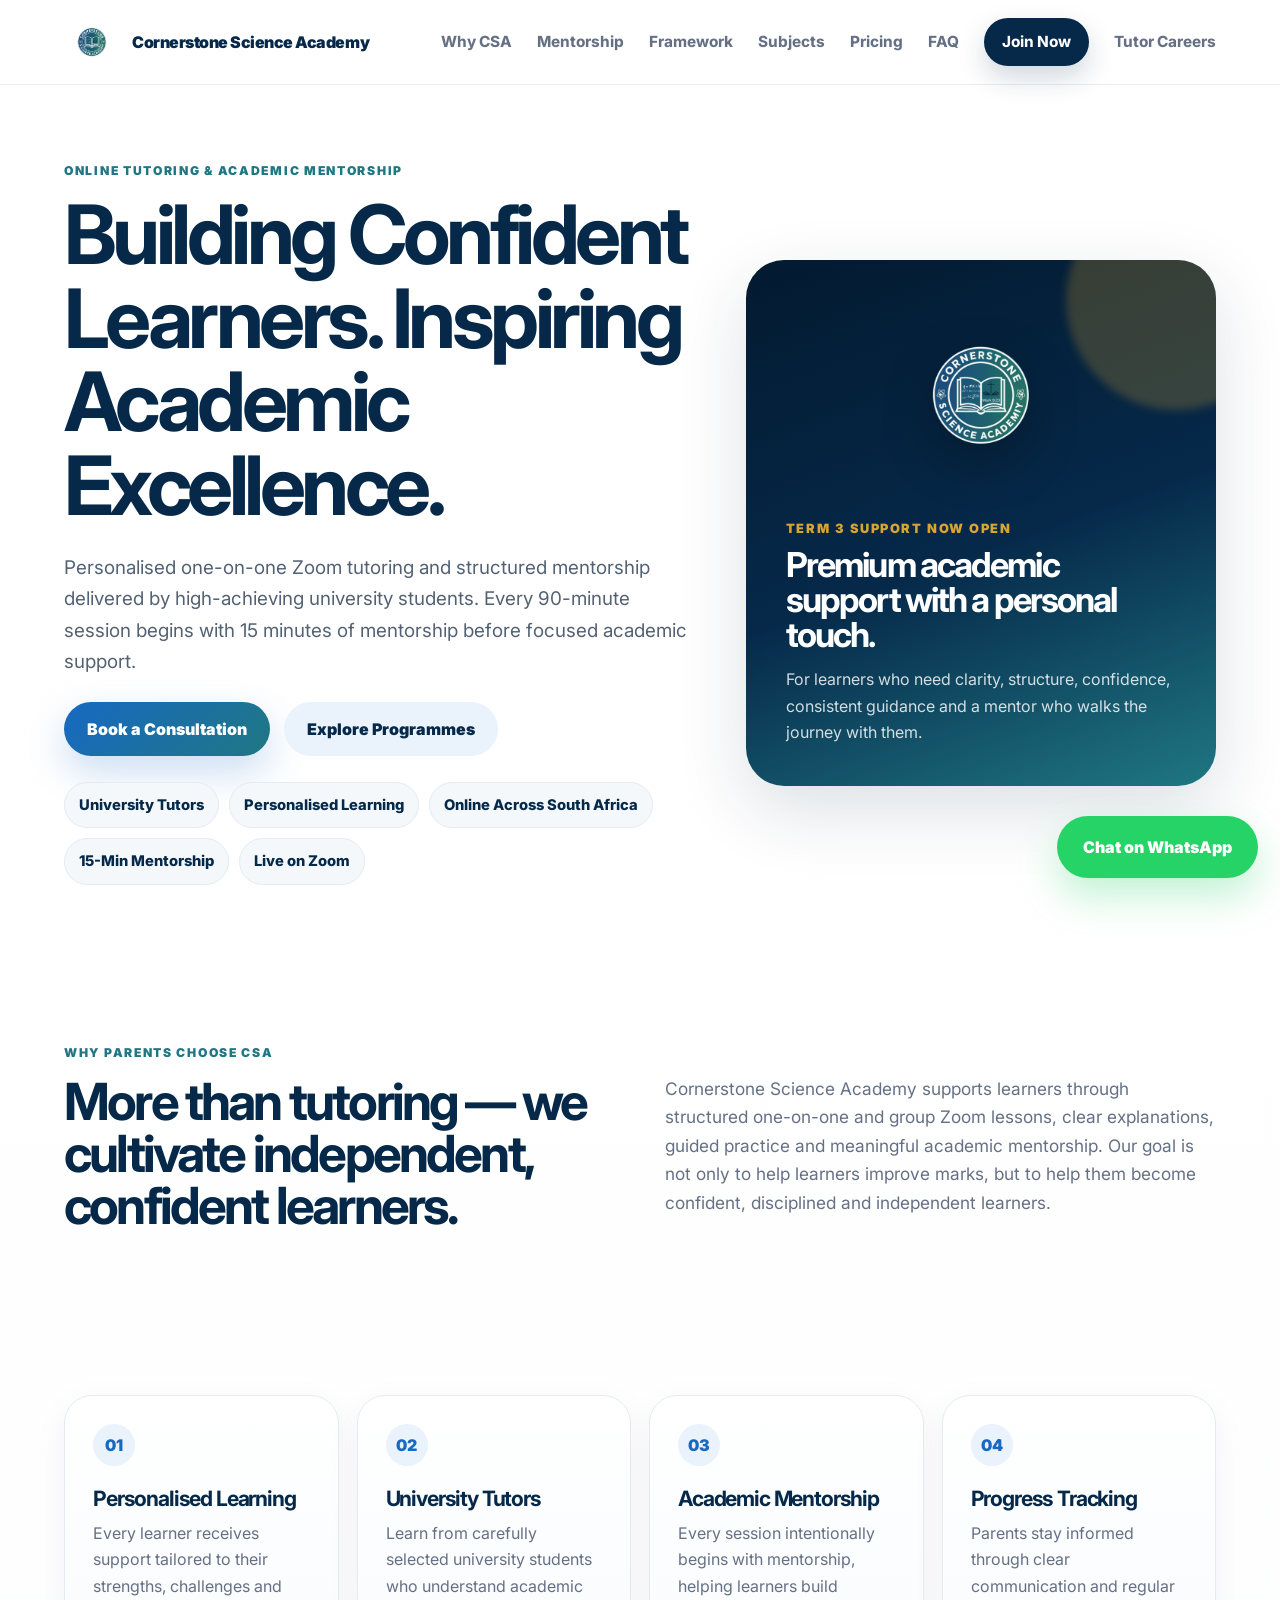
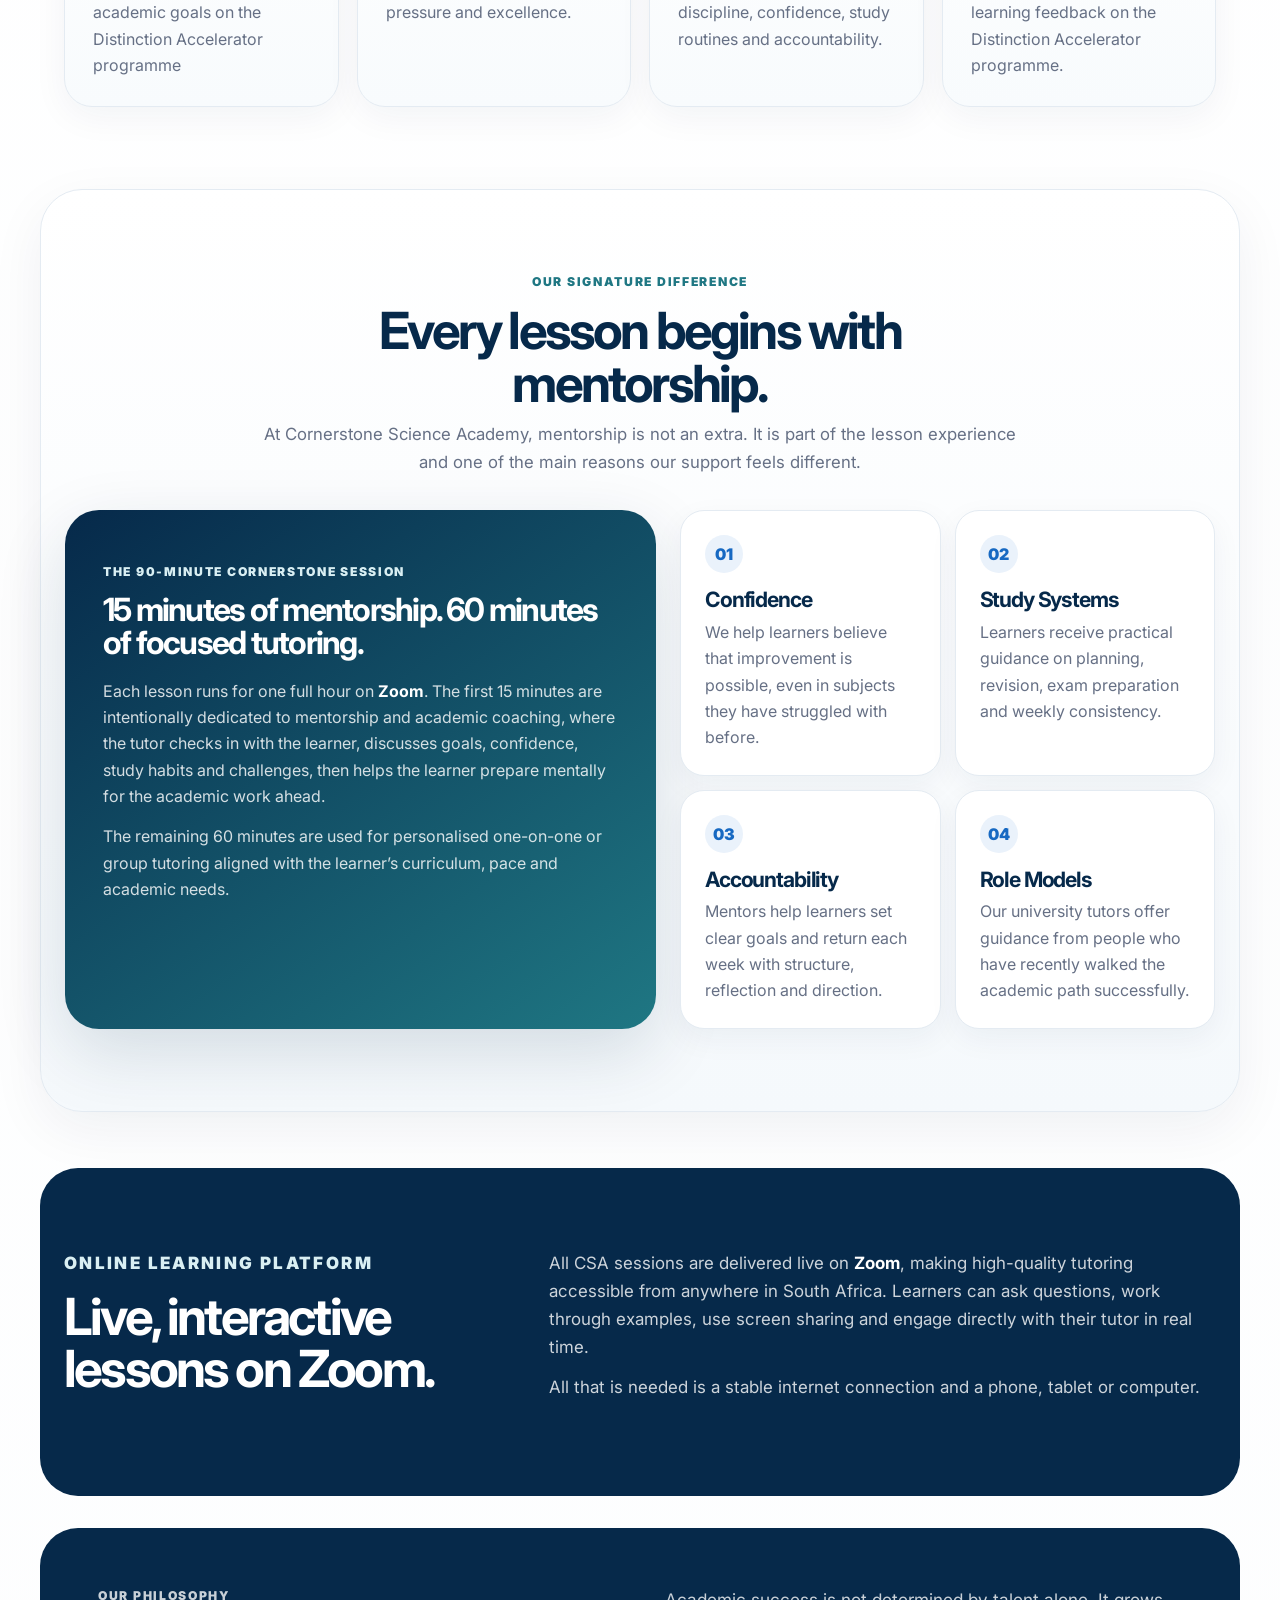
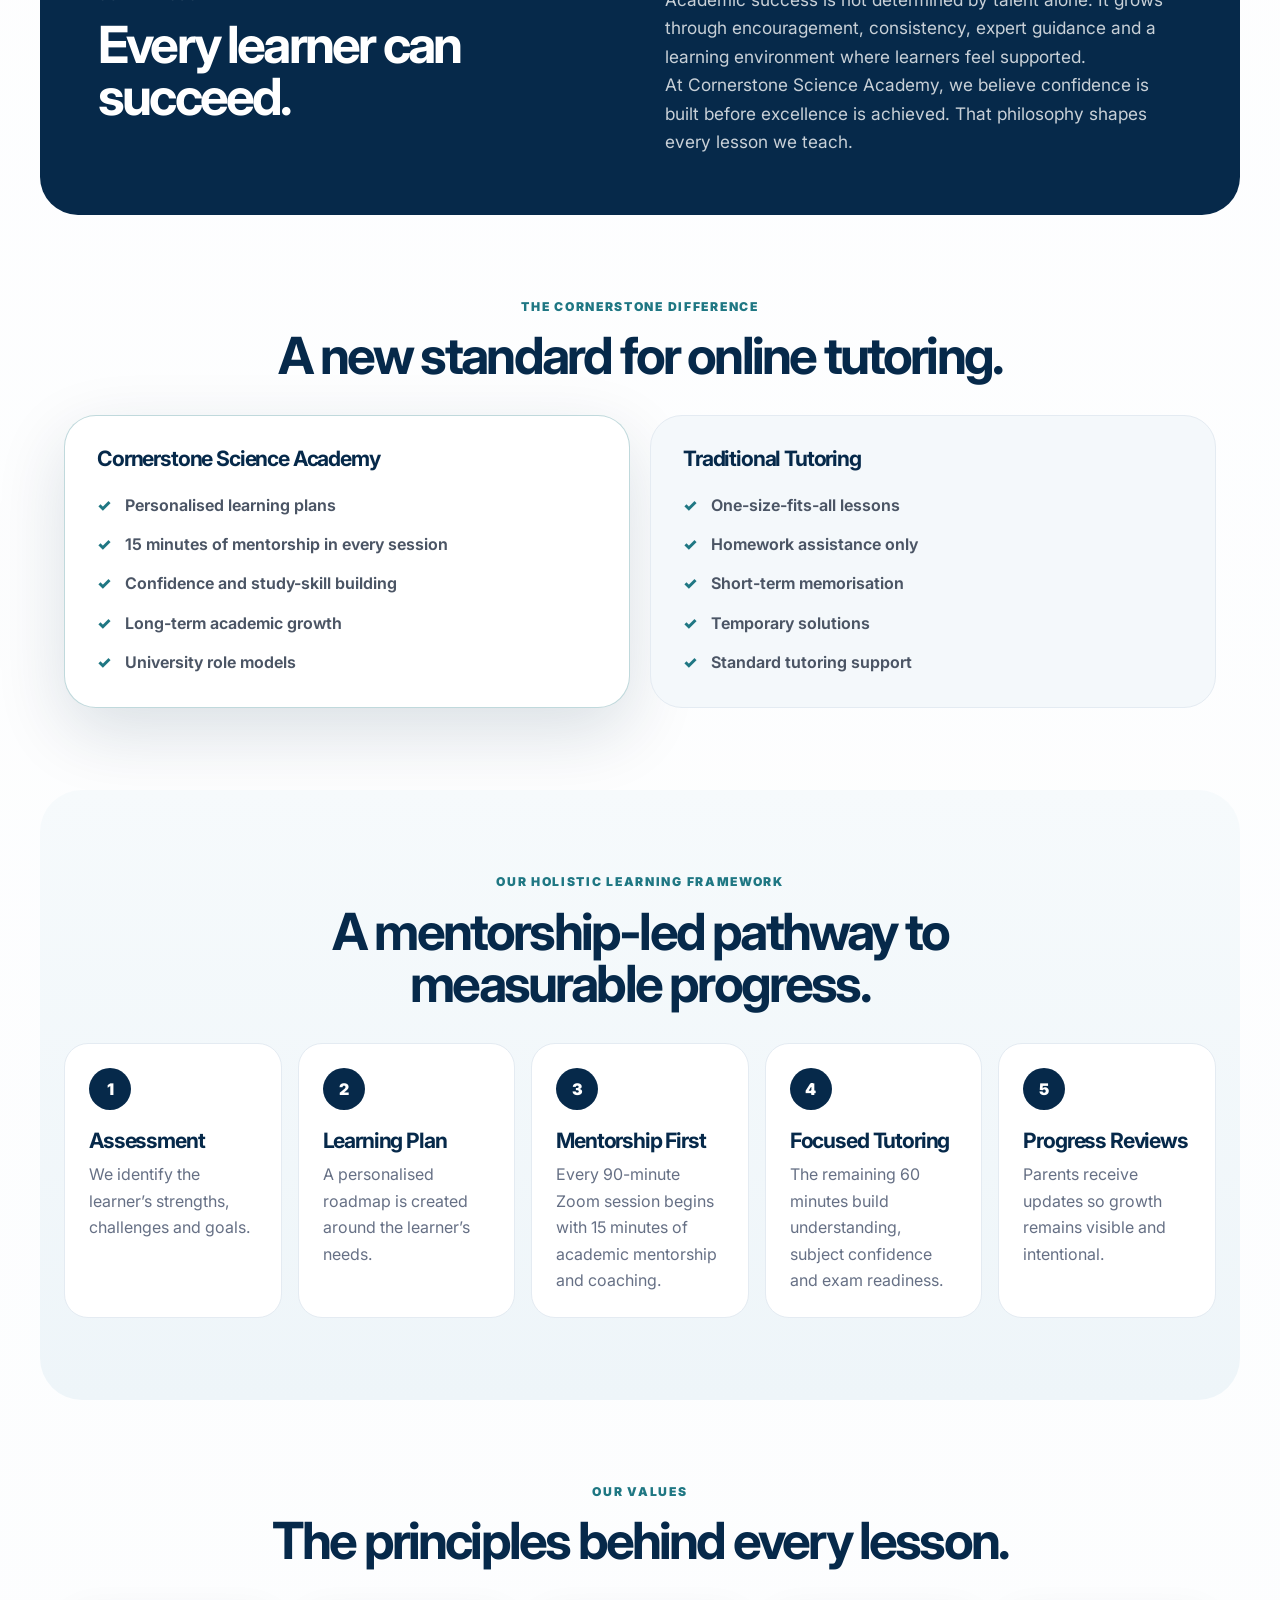
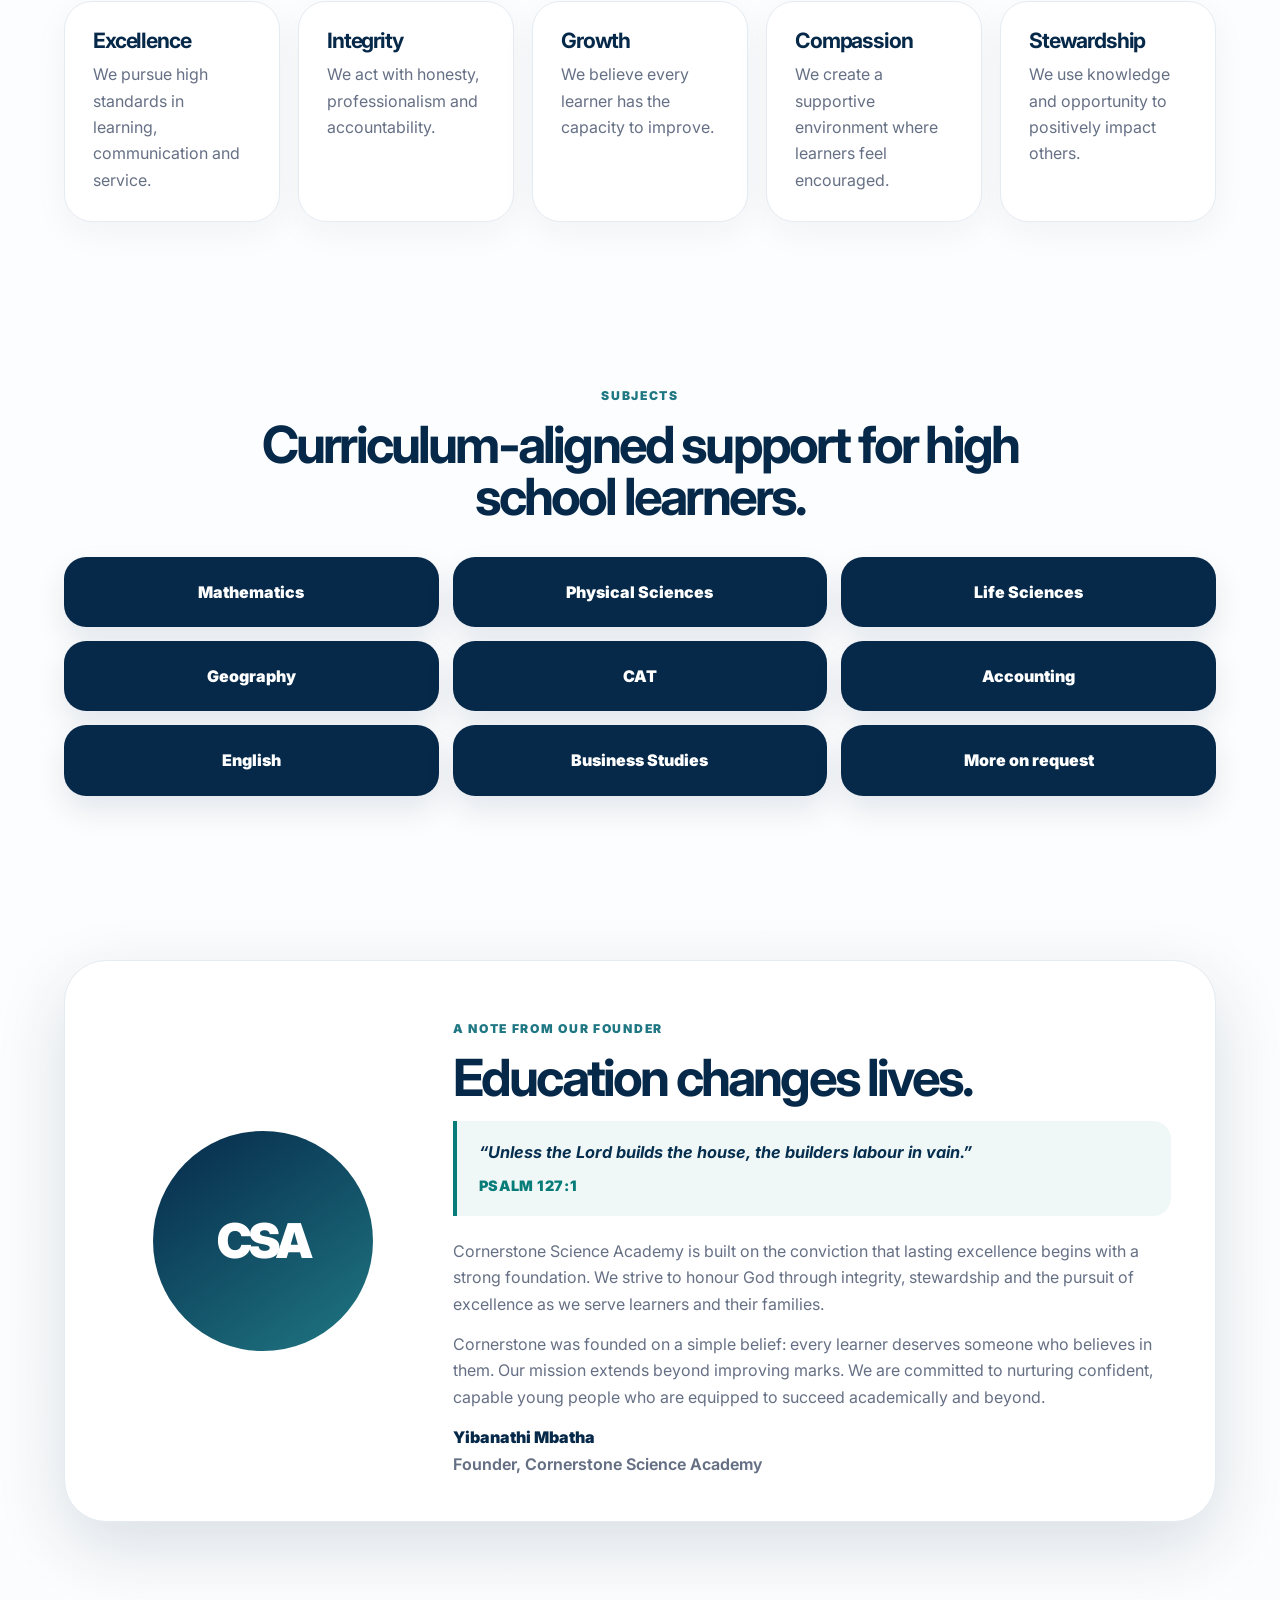
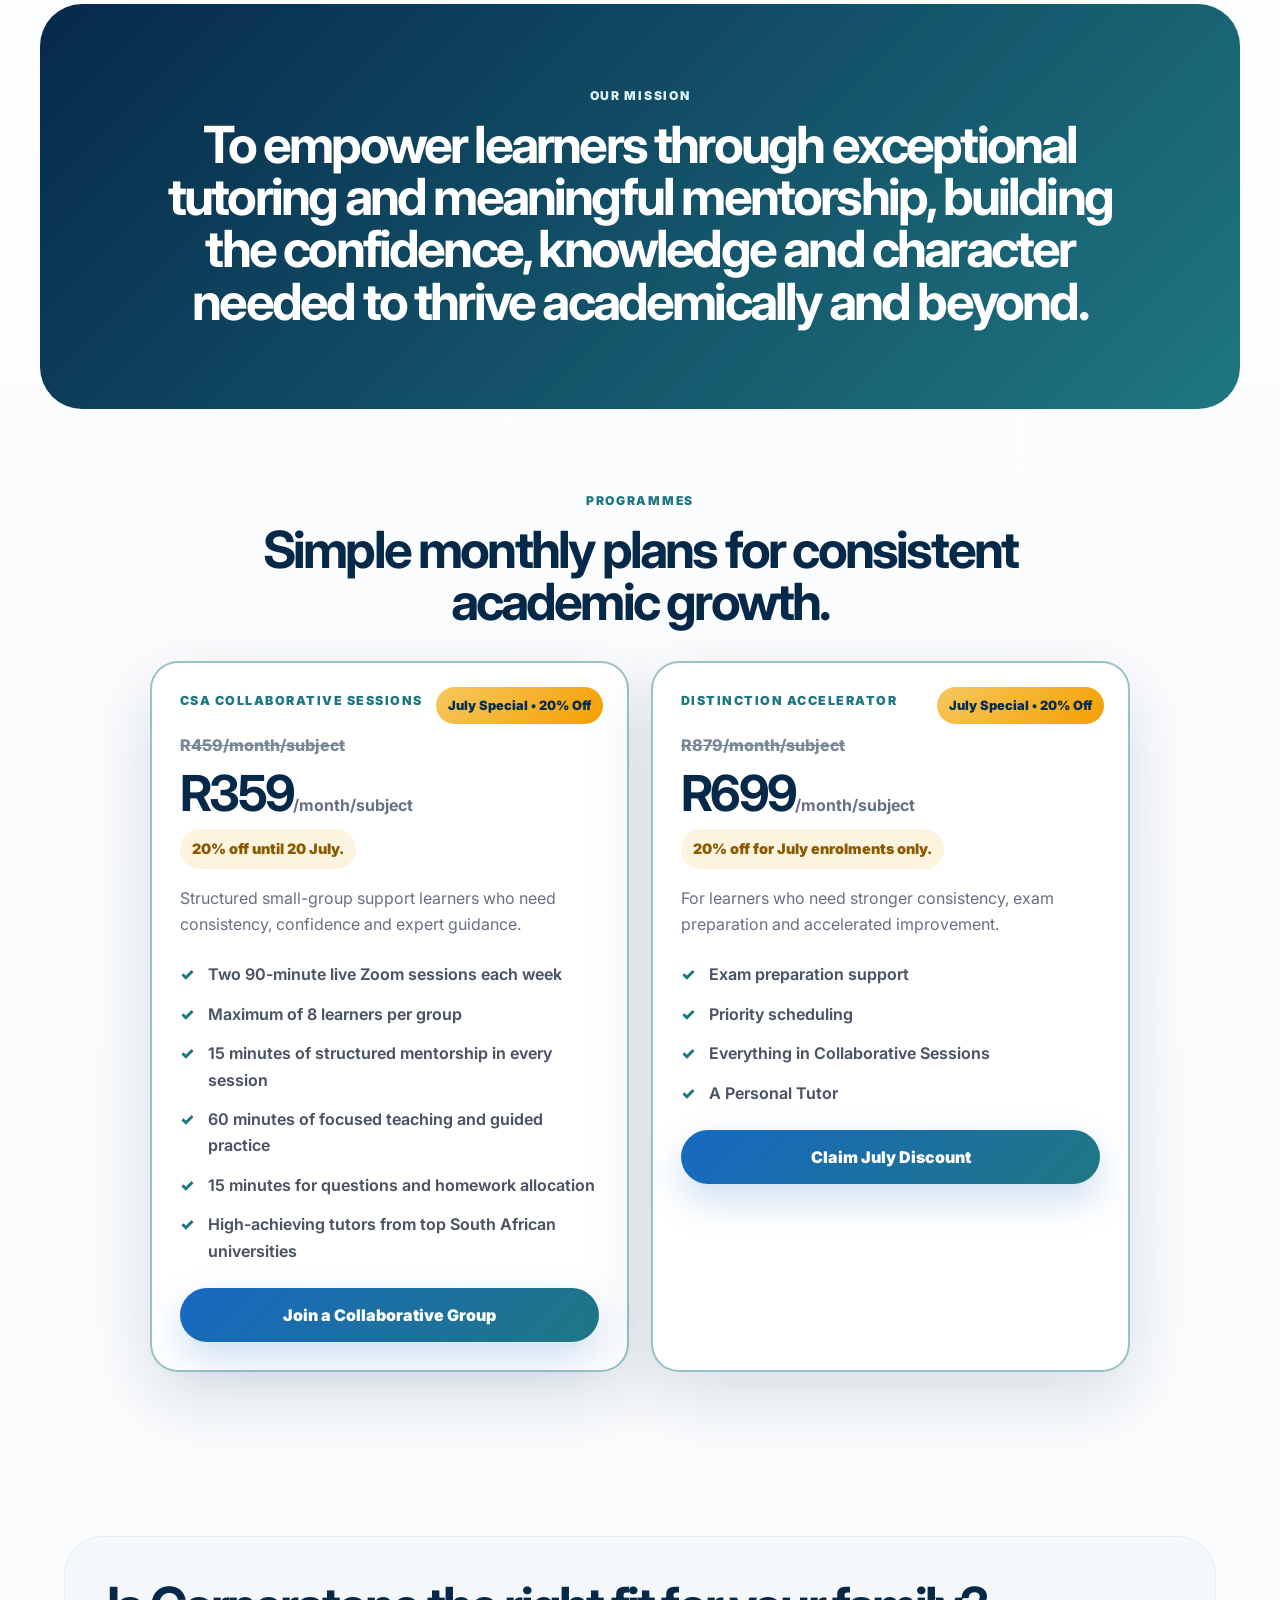
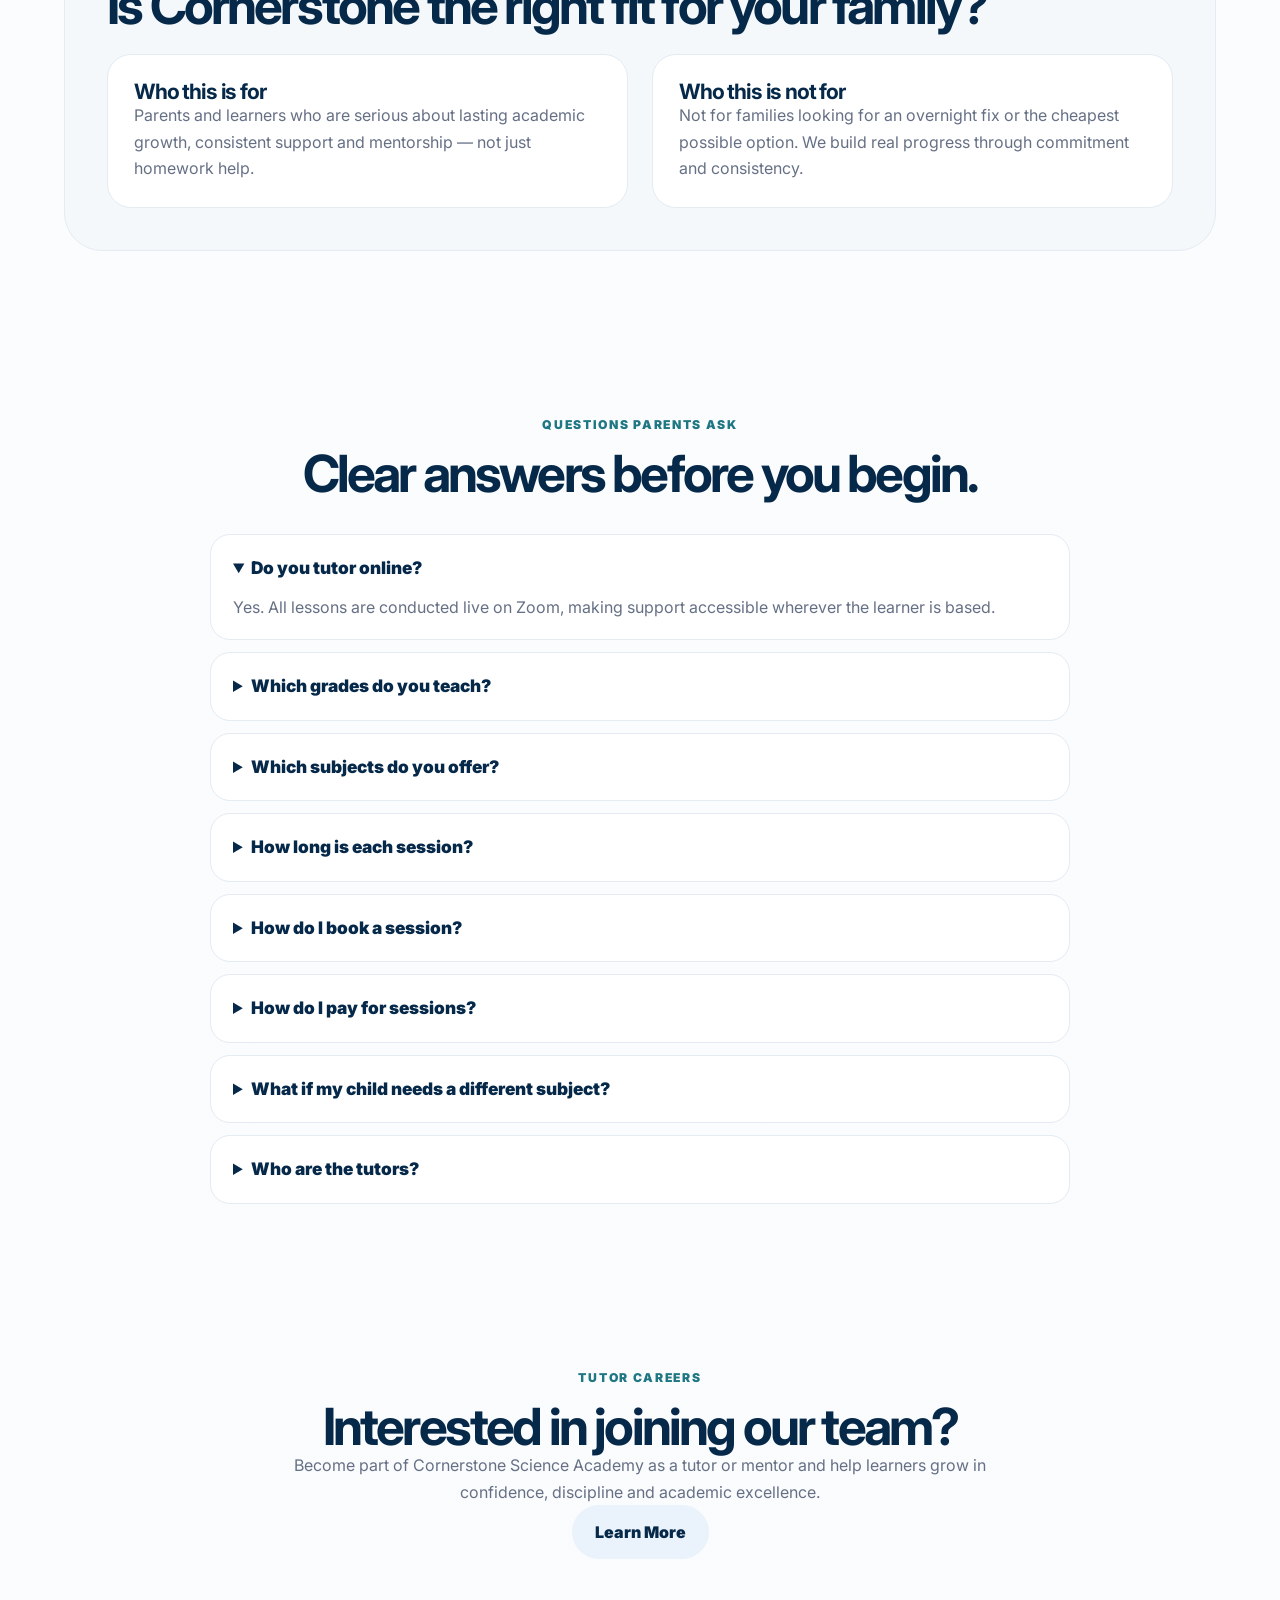
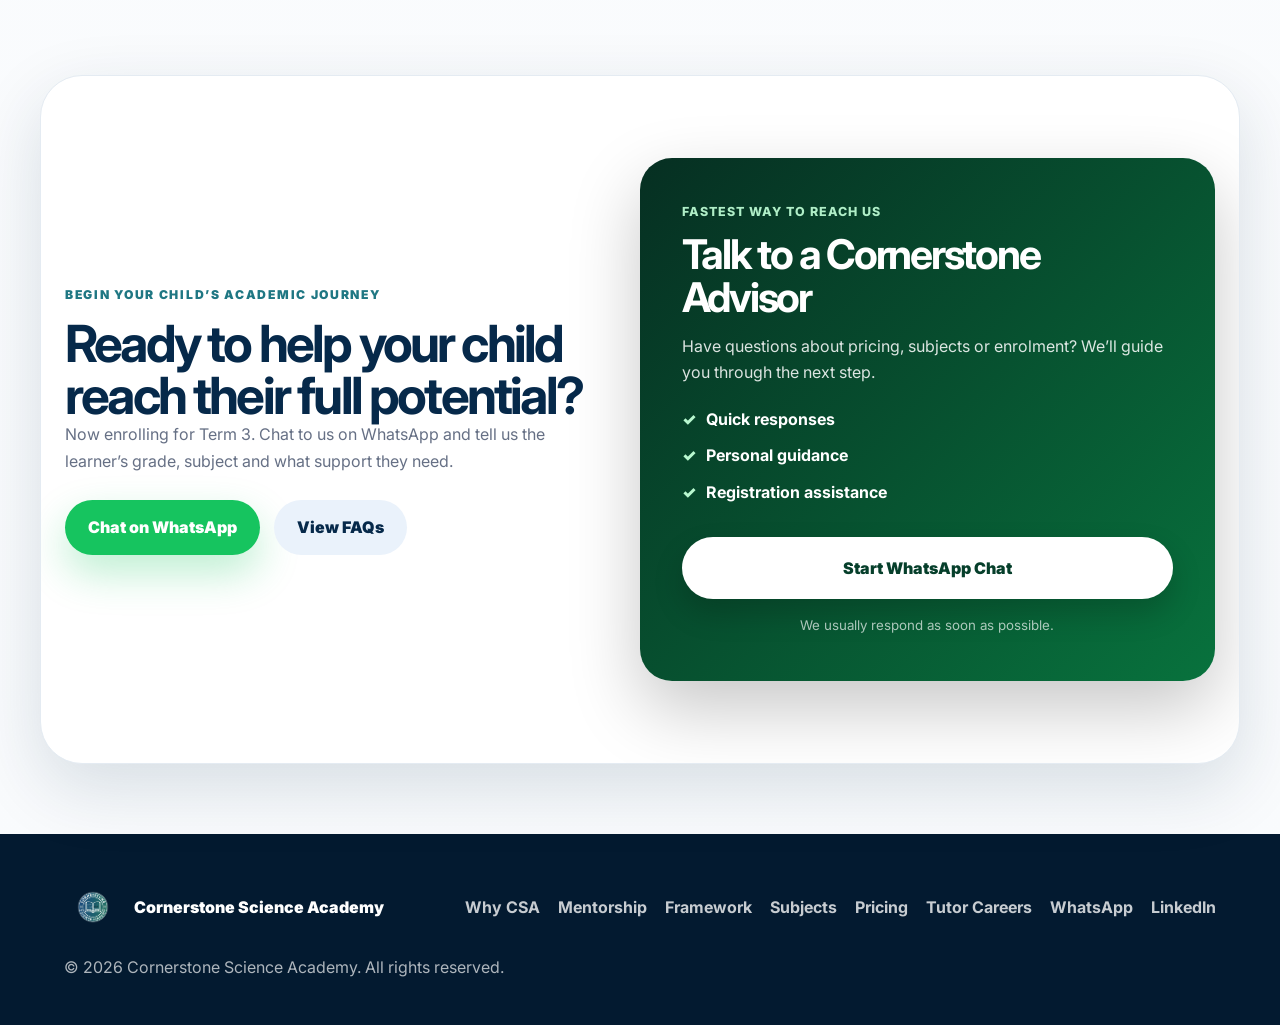
<file: index.html>
<!DOCTYPE html>
<html lang="en">
<head>
  <meta charset="UTF-8" />
  <meta name="viewport" content="width=device-width, initial-scale=1.0" />
  <title>Cornerstone Science Academy | Online Tutoring & Mentorship</title>
  <meta name="description" content="Premium one-on-one online tutoring and academic mentorship for high school learners in South Africa." />
  <link rel="preconnect" href="https://fonts.googleapis.com">
  <link rel="preconnect" href="https://fonts.gstatic.com" crossorigin>
  <link href="https://fonts.googleapis.com/css2?family=Inter:wght@400;500;600;700;800;900&display=swap" rel="stylesheet">
  <link rel="stylesheet" href="styles.css" />
</head>
<body>
  <header class="site-header">
    <nav class="nav" aria-label="Main navigation">
      <a class="brand" href="#home" aria-label="Cornerstone Science Academy home">
        <img src="assets/logo.png" alt="Cornerstone Science Academy logo" />
        <span>Cornerstone Science Academy</span>
      </a>
      <button class="menu-btn" id="menuBtn" aria-label="Open menu" aria-expanded="false">☰</button>
      <div class="nav-links" id="navLinks">
        <a href="#why">Why CSA</a>
        <a href="#mentorship">Mentorship</a>
        <a href="#framework">Framework</a>
        <a href="#subjects">Subjects</a>
        <a href="#pricing">Pricing</a>
        <a href="#faq">FAQ</a>
        <a href="#contact" class="nav-cta">Join Now</a>
        <a href="tutor-careers.html">Tutor Careers</a>
      </div>
    </nav>
  </header>

  <main id="home">
    <section class="hero section-pad">
      <div class="hero-copy reveal">
        <p class="eyebrow">Online tutoring & academic mentorship</p>
        <h1>Building Confident Learners. Inspiring Academic Excellence.</h1>
        <p class="hero-text">Personalised one-on-one Zoom tutoring and structured mentorship delivered by high-achieving university students. Every 90-minute session begins with 15 minutes of mentorship before focused academic support.</p>
        <div class="hero-actions">
          <a href="#contact" class="btn primary">Book a Consultation</a>
          <a href="#programmes" class="btn secondary">Explore Programmes</a>
        </div>
        <div class="trust-strip" aria-label="Trust highlights">
          <span>University Tutors</span>
          <span>Personalised Learning</span>
          <span>Online Across South Africa</span>
          <span>15-Min Mentorship</span>
          <span>Live on Zoom</span>
        </div>
      </div>
      <aside class="hero-panel reveal" aria-label="Cornerstone Science Academy highlight">
        <div class="orb"></div>
        <img src="assets/logo.png" alt="Cornerstone Science Academy logo" />
        <p class="panel-label">Term 3 support now open</p>
        <h2>Premium academic support with a personal touch.</h2>
        <p>For learners who need clarity, structure, confidence, consistent guidance and a mentor who walks the journey with them.</p>
      </aside>
    </section>

    <section class="section intro reveal" id="why">
      <p class="eyebrow">Why parents choose CSA</p>
      <div class="intro-grid">
        <h2>More than tutoring — we cultivate independent, confident learners.</h2>
        <p>Cornerstone Science Academy supports learners through structured one-on-one and group Zoom lessons, clear explanations, guided practice and meaningful academic mentorship. Our goal is not only to help learners improve marks, but to help them become confident, disciplined and independent learners.</p>
      </div>
    </section>

    <section class="section card-grid four reveal">
      <article class="info-card">
        <span class="icon">01</span>
        <h3>Personalised Learning</h3>
        <p>Every learner receives support tailored to their strengths, challenges and academic goals on the Distinction Accelerator programme</p>
      </article>
      <article class="info-card">
        <span class="icon">02</span>
        <h3>University Tutors</h3>
        <p>Learn from carefully selected university students who understand academic pressure and excellence.</p>
      </article>
      <article class="info-card">
        <span class="icon">03</span>
        <h3>Academic Mentorship</h3>
        <p>Every session intentionally begins with mentorship, helping learners build discipline, confidence, study routines and accountability.</p>
      </article>
      <article class="info-card">
        <span class="icon">04</span>
        <h3>Progress Tracking</h3>
        <p>Parents stay informed through clear communication and regular learning feedback on the Distinction Accelerator programme.</p>
      </article>
    </section>

    <section class="section mentorship reveal" id="mentorship">
      <div class="section-head centered">
        <p class="eyebrow">Our signature difference</p>
        <h2>Every lesson begins with mentorship.</h2>
        <p>At Cornerstone Science Academy, mentorship is not an extra. It is part of the lesson experience and one of the main reasons our support feels different.</p>
      </div>
      <div class="mentorship-layout">
        <article class="mentor-feature">
          <p class="eyebrow">The 90-minute Cornerstone Session</p>
          <h3>15 minutes of mentorship. 60 minutes of focused tutoring.</h3>
          <p>Each lesson runs for one full hour on <strong>Zoom</strong>. The first 15 minutes are intentionally dedicated to mentorship and academic coaching, where the tutor checks in with the learner, discusses goals, confidence, study habits and challenges, then helps the learner prepare mentally for the academic work ahead.</p>
          <p>The remaining 60 minutes are used for personalised one-on-one or group tutoring aligned with the learner’s curriculum, pace and academic needs.</p>
        </article>
        <div class="mentor-cards">
          <article><span>01</span><h3>Confidence</h3><p>We help learners believe that improvement is possible, even in subjects they have struggled with before.</p></article>
          <article><span>02</span><h3>Study Systems</h3><p>Learners receive practical guidance on planning, revision, exam preparation and weekly consistency.</p></article>
          <article><span>03</span><h3>Accountability</h3><p>Mentors help learners set clear goals and return each week with structure, reflection and direction.</p></article>
          <article><span>04</span><h3>Role Models</h3><p>Our university tutors offer guidance from people who have recently walked the academic path successfully.</p></article>
        </div>
      </div>
    </section>

    <section class="section platform reveal">
      <div>
        <p class="eyebrow">Online learning platform</p>
        <h2>Live, interactive lessons on Zoom.</h2>
      </div>
      <div>
        <p>All CSA sessions are delivered live on <strong>Zoom</strong>, making high-quality tutoring accessible from anywhere in South Africa. Learners can ask questions, work through examples, use screen sharing and engage directly with their tutor in real time.</p>
        <p>All that is needed is a stable internet connection and a phone, tablet or computer.</p>
      </div>
    </section>

    <section class="section philosophy reveal">
      <div>
        <p class="eyebrow">Our philosophy</p>
        <h2>Every learner can succeed.</h2>
      </div>
      <div class="philosophy-text">
        <p>Academic success is not determined by talent alone. It grows through encouragement, consistency, expert guidance and a learning environment where learners feel supported.</p>
        <p>At Cornerstone Science Academy, we believe confidence is built before excellence is achieved. That philosophy shapes every lesson we teach.</p>
      </div>
    </section>

    <section class="section difference reveal">
      <div class="section-head centered">
        <p class="eyebrow">The Cornerstone Difference</p>
        <h2>A new standard for online tutoring.</h2>
      </div>
      <div class="comparison">
        <div class="comparison-col positive">
          <h3>Cornerstone Science Academy</h3>
          <ul>
            <li>Personalised learning plans</li>
            <li>15 minutes of mentorship in every session</li>
            <li>Confidence and study-skill building</li>
            <li>Long-term academic growth</li>
            <li>University role models</li>
          </ul>
        </div>
        <div class="comparison-col muted-col">
          <h3>Traditional Tutoring</h3>
          <ul>
            <li>One-size-fits-all lessons</li>
            <li>Homework assistance only</li>
            <li>Short-term memorisation</li>
            <li>Temporary solutions</li>
            <li>Standard tutoring support</li>
          </ul>
        </div>
      </div>
    </section>

    <section class="section framework reveal" id="framework">
      <div class="section-head centered">
        <p class="eyebrow">Our holistic learning framework</p>
        <h2>A mentorship-led pathway to measurable progress.</h2>
      </div>
      <div class="steps">
        <article><span>1</span><h3>Assessment</h3><p>We identify the learner’s strengths, challenges and goals.</p></article>
        <article><span>2</span><h3>Learning Plan</h3><p>A personalised roadmap is created around the learner’s needs.</p></article>
        <article><span>3</span><h3>Mentorship First</h3><p>Every 90-minute Zoom session begins with 15 minutes of academic mentorship and coaching.</p></article>
        <article><span>4</span><h3>Focused Tutoring</h3><p>The remaining 60 minutes build understanding, subject confidence and exam readiness.</p></article>
        <article><span>5</span><h3>Progress Reviews</h3><p>Parents receive updates so growth remains visible and intentional.</p></article>
      </div>
    </section>

    <section class="section values reveal">
      <div class="section-head centered">
        <p class="eyebrow">Our values</p>
        <h2>The principles behind every lesson.</h2>
      </div>
      <div class="card-grid five">
        <article class="value-card"><h3>Excellence</h3><p>We pursue high standards in learning, communication and service.</p></article>
        <article class="value-card"><h3>Integrity</h3><p>We act with honesty, professionalism and accountability.</p></article>
        <article class="value-card"><h3>Growth</h3><p>We believe every learner has the capacity to improve.</p></article>
        <article class="value-card"><h3>Compassion</h3><p>We create a supportive environment where learners feel encouraged.</p></article>
        <article class="value-card"><h3>Stewardship</h3><p>We use knowledge and opportunity to positively impact others.</p></article>
      </div>
    </section>

    <section class="section subjects reveal" id="subjects">
      <div class="section-head centered">
        <p class="eyebrow">Subjects</p>
        <h2>Curriculum-aligned support for high school learners.</h2>
      </div>
      <div class="subject-grid">
        <span>Mathematics</span>
        <span>Physical Sciences</span>
        <span>Life Sciences</span>
        <span>Geography</span>
        <span>CAT</span>
        <span>Accounting</span>
        <span>English</span>
        <span>Business Studies</span>
        <span>More on request</span>
      </div>
    </section>

    <section class="section founder reveal">
      <div class="founder-card">
        <div class="founder-mark">CSA</div>
        <div>
          <p class="eyebrow">A note from our founder</p>
<h2>Education changes lives.</h2>

<blockquote class="founder-scripture">
  “Unless the Lord builds the house, the builders labour in vain.”
  <span>Psalm 127:1</span>
</blockquote>
<p>Cornerstone Science Academy is built on the conviction that lasting excellence begins with a strong foundation. We strive to honour God through integrity, stewardship and the pursuit of excellence as we serve learners and their families.</p>
<p>Cornerstone was founded on a simple belief: every learner deserves someone who believes in them. Our mission extends beyond improving marks. We are committed to nurturing confident, capable young people who are equipped to succeed academically and beyond.</p>
<p class="signature">Yibanathi Mbatha<br><span>Founder, Cornerstone Science Academy</span></p>
        </div>
      </div>
    </section>

    <section class="section mission reveal">
      <p class="eyebrow">Our mission</p>
      <h2>To empower learners through exceptional tutoring and meaningful mentorship, building the confidence, knowledge and character needed to thrive academically and beyond.</h2>
    </section>

    <section class="section pricing reveal" id="pricing">
      <div class="section-head centered" id="programmes">
        <p class="eyebrow">Programmes</p>
        <h2>Simple monthly plans for consistent academic growth.</h2>
      </div>
      <div class="pricing-grid">
        <article class="price-card popular july-discount-card collaborative-card">
  <div class="badge">July Special • 20% Off</div>

  <p class="plan-label">CSA Collaborative Sessions</p>

  <p class="old-price">R459/month/subject</p>

  <h3>R359<span>/month/subject</span></h3>

  <p class="discount-note">20% off until 20 July.</p>

  <p>
    Structured small-group support learners 
    who need consistency, confidence and expert guidance.
  </p>

  <ul>
    <li>Two 90-minute live Zoom sessions each week</li>
    <li>Maximum of 8 learners per group</li>
    <li>15 minutes of structured mentorship in every session</li>
    <li>60 minutes of focused teaching and guided practice</li>
    <li>15 minutes for questions and homework allocation</li>
    <li>High-achieving tutors from top South African universities</li>
  </ul>

  <a href="#contact" class="btn primary full">
    Join a Collaborative Group
  </a>
</article>
        <article class="price-card popular july-discount-card">

  <div class="badge">July Special • 20% Off</div>
  <p class="plan-label">Distinction Accelerator</p>
  <p class="old-price">R879/month/subject</p>
  <h3>R699<span>/month/subject</span></h3>
  <p class="discount-note">20% off for July enrolments only.</p>
          <p>For learners who need stronger consistency, exam preparation and accelerated improvement.</p>
          <ul>
            <li>Exam preparation support</li>
            <li>Priority scheduling</li>
            <li>Everything in Collaborative Sessions</li>
            <li>A Personal Tutor</li>
          </ul>
          <a href="#contact" class="btn primary full">Claim July Discount</a>
        </article>
      </div>
    </section>

    <section class="section fit reveal">
      <div class="fit-card">
        <h2>Is Cornerstone the right fit for your family?</h2>
        <div class="fit-grid">
          <div>
            <h3>Who this is for</h3>
            <p>Parents and learners who are serious about lasting academic growth, consistent support and mentorship — not just homework help.</p>
          </div>
          <div>
            <h3>Who this is not for</h3>
            <p>Not for families looking for an overnight fix or the cheapest possible option. We build real progress through commitment and consistency.</p>
          </div>
        </div>
      </div>
    </section>

    <section class="section faq reveal" id="faq">
      <div class="section-head centered">
        <p class="eyebrow">Questions parents ask</p>
        <h2>Clear answers before you begin.</h2>
      </div>
      <div class="faq-list">
        <details open><summary>Do you tutor online?</summary><p>Yes. All lessons are conducted live on Zoom, making support accessible wherever the learner is based.</p></details>
        <details><summary>Which grades do you teach?</summary><p>We support high school learners, with a focus on Grades 8–12.</p></details>
        <details><summary>Which subjects do you offer?</summary><p>We offer Mathematics, Physical Sciences, Life Sciences, Geography, CAT, Accounting, English, Business Studies and more depending on tutor availability.</p></details>
        <details><summary>How long is each session?</summary><p>Each session runs for 90 minutes: approximately 15 minutes of mentorship and academic coaching, followed by 60 minutes of focused tutoring.</p></details>
        <details><summary>How do I book a session?</summary><p>Simply click the “Book a Consultation” button on this page to schedule a free consultation. We will discuss your child’s needs and recommend the best programme.</p></details>
        <details><summary>How do I pay for sessions?</summary><p>We offer simple monthly plans. Payment is made via EFT, and we will provide all the details during your consultation.</p></details>
        <details><summary>What if my child needs a different subject?</summary><p>We can often accommodate additional subjects depending on tutor availability. Please discuss your child’s needs during the consultation.</p></details>
        <details><summary>Who are the tutors?</summary><p>Our tutors are high-achieving university students selected for both academic ability and mentorship potential.</p></details>
      </div>
    </section>

    <section class="section careers-teaser reveal">
  <div class="section-head centered">
    <p class="eyebrow">Tutor Careers</p>
    <h2>Interested in joining our team?</h2>
    <p>Become part of Cornerstone Science Academy as a tutor or mentor and help learners grow in confidence, discipline and academic excellence.</p>
    <a class="btn secondary" href="tutor-careers.html">Learn More</a>
  </div>
</section>


    <section class="section cta reveal contact-upgrade" id="contact">
  <div>
    <p class="eyebrow">Begin your child’s academic journey</p>
    <h2>Ready to help your child reach their full potential?</h2>
    <p>Now enrolling for Term 3. Chat to us on WhatsApp and tell us the learner’s grade, subject and what support they need.</p>

    <div class="contact-actions">
      <a class="btn whatsapp-primary" href="https://wa.me/27606325117?text=Hi%20Cornerstone%20Science%20Academy%2C%20I%20would%20like%20to%20enquire%20about%20tutoring." target="_blank" rel="noopener">
        Chat on WhatsApp
      </a>
      <a class="btn secondary" href="#faq">
        View FAQs
      </a>
    </div>
  </div>

  <div class="whatsapp-contact-card">
    <p class="card-kicker">Fastest way to reach us</p>
    <h3>Talk to a Cornerstone Advisor</h3>
    <p>Have questions about pricing, subjects or enrolment? We’ll guide you through the next step.</p>

    <ul>
      <li>Quick responses</li>
      <li>Personal guidance</li>
      <li>Registration assistance</li>
    </ul>

    <a href="https://wa.me/27606325117?text=Hi%20Cornerstone%20Science%20Academy%2C%20I%20would%20like%20to%20enquire%20about%20tutoring." target="_blank" rel="noopener">
      Start WhatsApp Chat
    </a>

    <small>We usually respond as soon as possible.</small>
  </div>
</section>
  </main>

  <a class="whatsapp-float" href="https://wa.me/27606325117?text=Hi%20Cornerstone%20Science%20Academy%2C%20I%20would%20like%20to%20enquire%20about%20tutoring." target="_blank" rel="noopener" aria-label="Chat to Cornerstone Science Academy on WhatsApp">Chat on WhatsApp</a>

  <footer class="footer">
    <div class="footer-inner">
      <a class="footer-brand" href="#home"><img src="assets/logo.png" alt="Cornerstone Science Academy logo"><span>Cornerstone Science Academy</span></a>
      <div class="footer-links">
        <a href="#why">Why CSA</a>
        <a href="#mentorship">Mentorship</a>
        <a href="#framework">Framework</a>
        <a href="#subjects">Subjects</a>
        <a href="#pricing">Pricing</a>
        <a href="tutor-careers.html">Tutor Careers</a>
        <a href="https://wa.me/27606325117" target="_blank" rel="noopener">WhatsApp</a>
        <a href="https://www.linkedin.com/company/cornerstone-science-academy/?viewAsMember=true" target="_blank" rel="noopener">LinkedIn</a>
      </div>
      <p>© 2026 Cornerstone Science Academy. All rights reserved.</p>
    </div>
  </footer>

  <script src="script.js"></script>
</body>
</html>
</file>
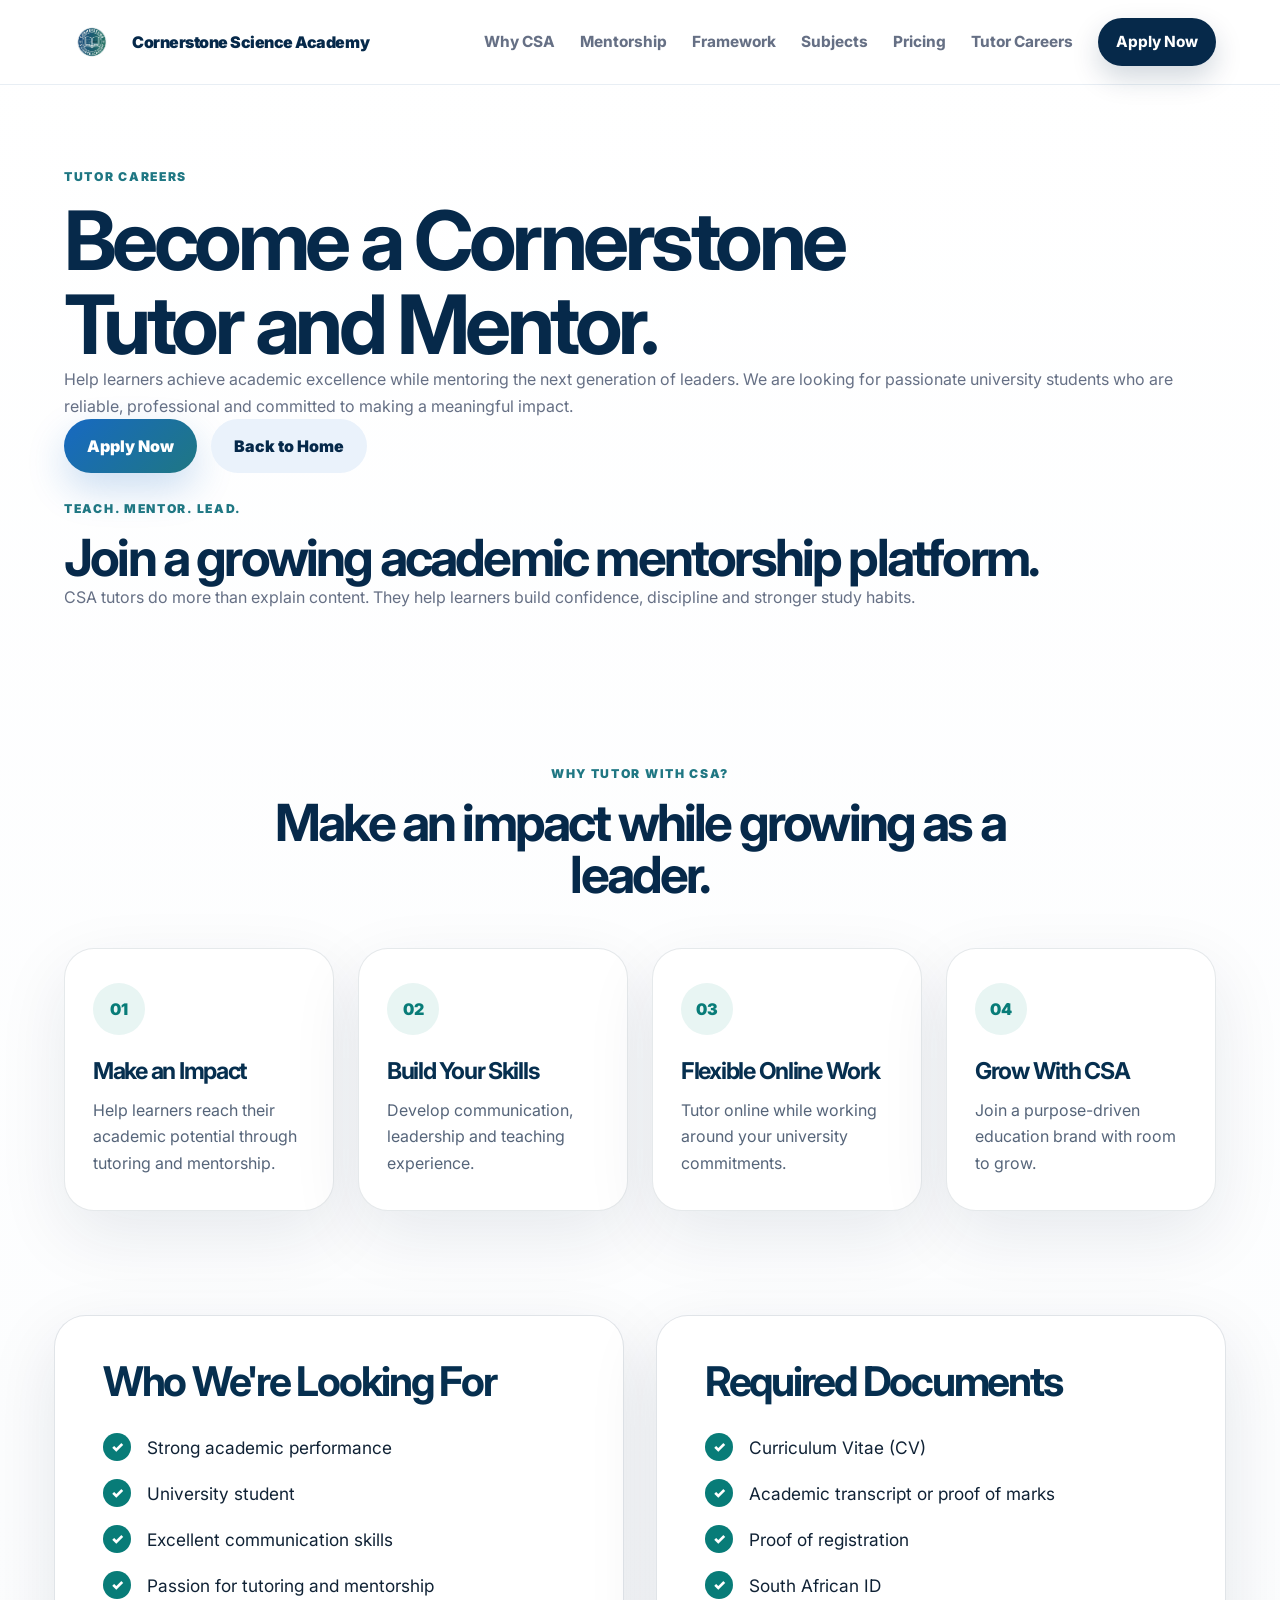
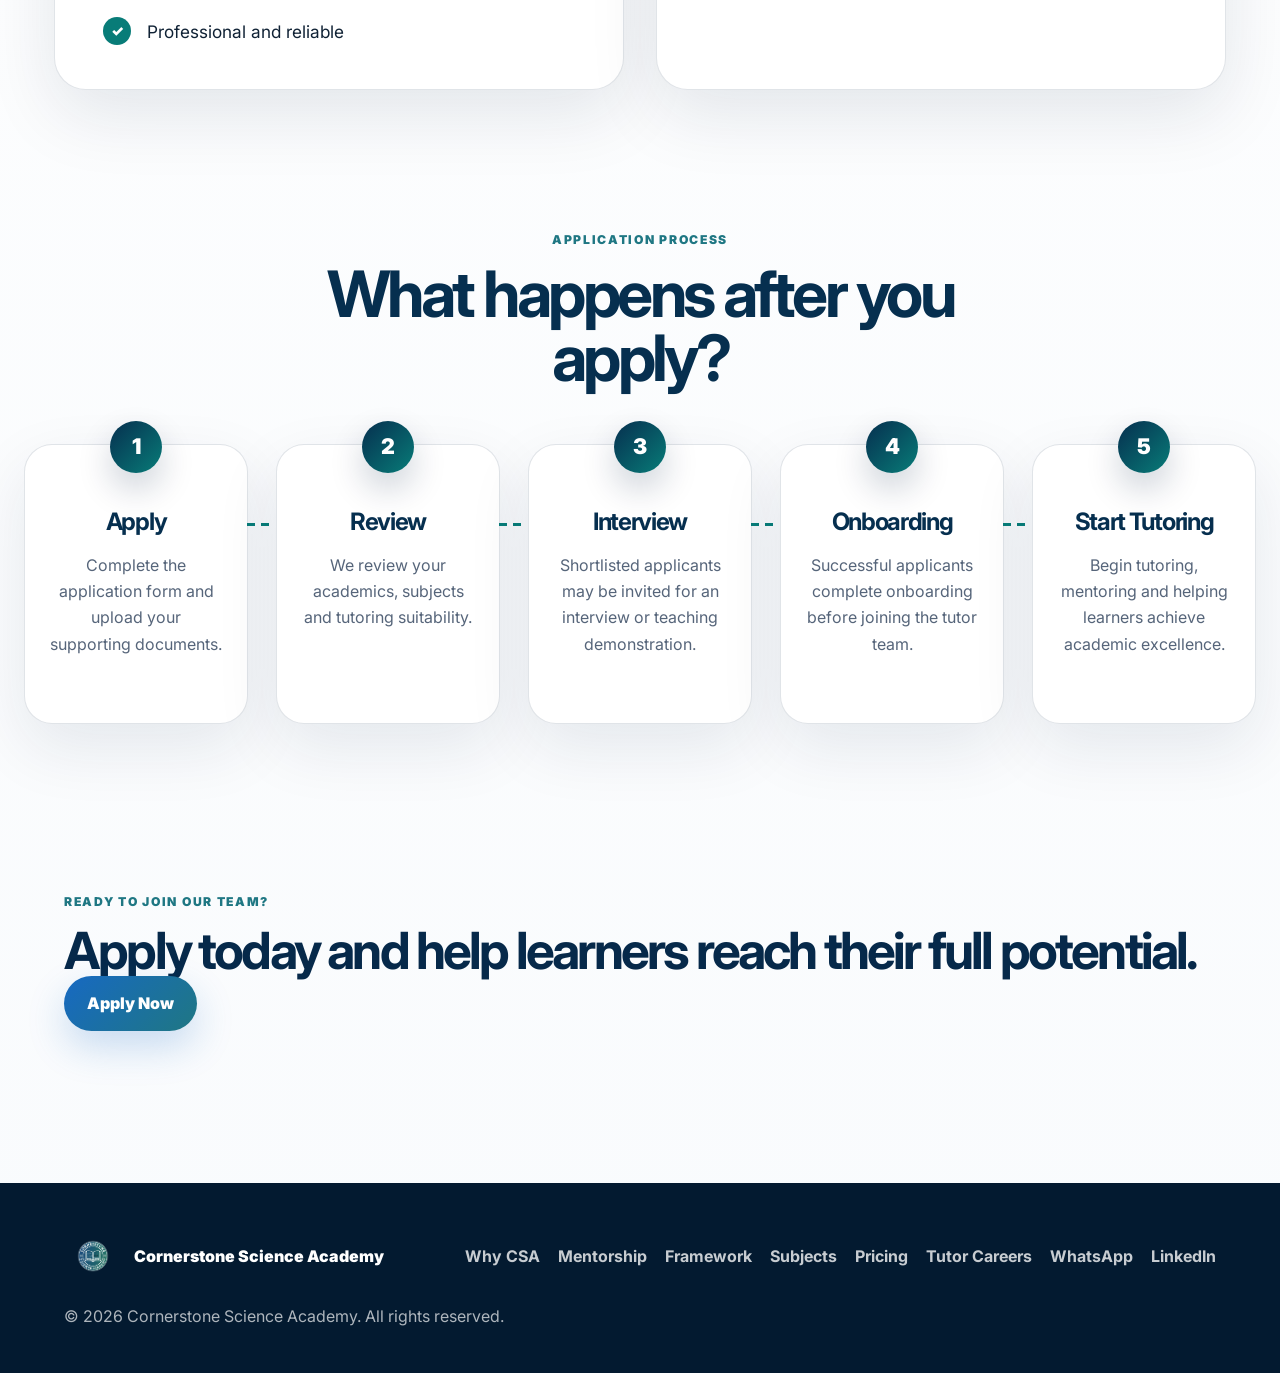
<file: tutor-careers.html>
<!DOCTYPE html>
<html lang="en">
<head>
  <meta charset="UTF-8" />
  <meta name="viewport" content="width=device-width, initial-scale=1.0" />
  <title>Tutor Careers | Cornerstone Science Academy</title>
  <meta name="description" content="Apply to become a tutor or mentor at Cornerstone Science Academy. Join a team of passionate university students helping learners grow in confidence, discipline and academic excellence." />
  <link rel="preconnect" href="https://fonts.googleapis.com">
  <link rel="preconnect" href="https://fonts.gstatic.com" crossorigin>
  <link href="https://fonts.googleapis.com/css2?family=Inter:wght@400;500;600;700;800;900&display=swap" rel="stylesheet">
  <link rel="stylesheet" href="styles.css" />
</head>
<body>
  <header class="site-header">
    <nav class="nav" aria-label="Main navigation">
      <a class="brand" href="index.html#home" aria-label="Cornerstone Science Academy home">
        <img src="assets/logo.png" alt="Cornerstone Science Academy logo" />
        <span>Cornerstone Science Academy</span>
      </a>
      <button class="menu-btn" id="menuBtn" aria-label="Open menu" aria-expanded="false">☰</button>
      <div class="nav-links" id="navLinks">
        <a href="index.html#why">Why CSA</a>
        <a href="index.html#mentorship">Mentorship</a>
        <a href="index.html#framework">Framework</a>
        <a href="index.html#subjects">Subjects</a>
        <a href="index.html#pricing">Pricing</a>
        <a href="tutor-careers.html">Tutor Careers</a>
        <a href="https://forms.gle/d82thtwGi8WpK8Qw7" class="nav-cta" target="_blank" rel="noopener">Apply Now</a>
      </div>
    </nav>
  </header>

  <main class="careers-page">
    <section class="careers-hero section reveal">
      <div class="careers-hero-copy">
        <p class="eyebrow">Tutor Careers</p>
        <h1>Become a Cornerstone Tutor and Mentor.</h1>
        <p>Help learners achieve academic excellence while mentoring the next generation of leaders. We are looking for passionate university students who are reliable, professional and committed to making a meaningful impact.</p>

        <div class="hero-actions">
          <a class="btn primary" href="https://forms.gle/d82thtwGi8WpK8Qw7" target="_blank" rel="noopener">Apply Now</a>
          <a class="btn secondary" href="index.html">Back to Home</a>
        </div>
      </div>

      <div class="careers-hero-card">
        <p class="eyebrow">Teach. Mentor. Lead.</p>
        <h2>Join a growing academic mentorship platform.</h2>
        <p>CSA tutors do more than explain content. They help learners build confidence, discipline and stronger study habits.</p>
      </div>
    </section>

    <section class="section careers-benefits reveal">
      <div class="section-head centered">
        <p class="eyebrow">Why tutor with CSA?</p>
        <h2>Make an impact while growing as a leader.</h2>
      </div>

      <div class="career-benefit-grid">
        <article>
          <span></span>
          <h3>Make an Impact</h3>
          <p>Help learners reach their academic potential through tutoring and mentorship.</p>
        </article>
        <article>
          <span></span>
          <h3>Build Your Skills</h3>
          <p>Develop communication, leadership and teaching experience.</p>
        </article>
        <article>
          <span></span>
          <h3>Flexible Online Work</h3>
          <p>Tutor online while working around your university commitments.</p>
        </article>
        <article>
          <span></span>
          <h3>Grow With CSA</h3>
          <p>Join a purpose-driven education brand with room to grow.</p>
        </article>
      </div>
    </section>

    <section class="section career-details reveal">
      <div class="career-detail-card">
        <h2>Who We're Looking For</h2>
        <ul>
          <li>Strong academic performance</li>
          <li>University student</li>
          <li>Excellent communication skills</li>
          <li>Passion for tutoring and mentorship</li>
          <li>Professional and reliable</li>
        </ul>
      </div>

      <div class="career-detail-card">
        <h2>Required Documents</h2>
        <ul>
          <li>Curriculum Vitae (CV)</li>
          <li>Academic transcript or proof of marks</li>
          <li>Proof of registration</li>
          <li>South African ID</li>
        </ul>
      </div>
    </section>

    <section class="section application-process reveal">
      <div class="section-head centered">
        <p class="eyebrow">Application Process</p>
        <h2>What happens after you apply?</h2>
      </div>

      <div class="process-grid roadmap-grid">
        <article><span>1</span><h3>Apply</h3><p>Complete the application form and upload your supporting documents.</p></article>
        <article><span>2</span><h3>Review</h3><p>We review your academics, subjects and tutoring suitability.</p></article>
        <article><span>3</span><h3>Interview</h3><p>Shortlisted applicants may be invited for an interview or teaching demonstration.</p></article>
        <article><span>4</span><h3>Onboarding</h3><p>Successful applicants complete onboarding before joining the tutor team.</p></article>
        <article><span>5</span><h3>Start Tutoring</h3><p>Begin tutoring, mentoring and helping learners achieve academic excellence.</p></article>
      </div>
    </section>

    <section class="section careers-final-cta reveal">
      <div>
        <p class="eyebrow">Ready to join our team?</p>
        <h2>Apply today and help learners reach their full potential.</h2>
      </div>
      <a class="btn primary" href="https://forms.gle/d82thtwGi8WpK8Qw7" target="_blank" rel="noopener">Apply Now</a>
    </section>
  </main>

  <footer class="footer">
    <div class="footer-inner">
      <a class="footer-brand" href="index.html#home"><img src="assets/logo.png" alt="Cornerstone Science Academy logo"><span>Cornerstone Science Academy</span></a>
      <div class="footer-links">
        <a href="index.html#why">Why CSA</a>
        <a href="index.html#mentorship">Mentorship</a>
        <a href="index.html#framework">Framework</a>
        <a href="index.html#subjects">Subjects</a>
        <a href="index.html#pricing">Pricing</a>
        <a href="tutor-careers.html">Tutor Careers</a>
        <a href="https://wa.me/27606325117" target="_blank" rel="noopener">WhatsApp</a>
        <a href="https://www.linkedin.com/company/cornerstone-science-academy/?viewAsMember=true" target="_blank" rel="noopener">LinkedIn</a>
      </div>
      <p>© 2026 Cornerstone Science Academy. All rights reserved.</p>
    </div>
  </footer>

  <script src="script.js"></script>
</body>
</html>
</file>
<file: styles.css>
:root{
  --navy:#06294a; --deep:#031a30; --blue:#1769c2; --teal:#1f7783; --gold:#d8a530;
  --ice:#f4f8fb; --line:#e4ebf2; --text:#162033; --muted:#667085; --white:#fff;
  --shadow:0 24px 70px rgba(6,41,74,.14); --radius:28px;
}
*{box-sizing:border-box;margin:0;padding:0} html{scroll-behavior:smooth} body{font-family:Inter,Arial,sans-serif;color:var(--text);background:linear-gradient(180deg,#fff 0%,#f9fbfd 100%);line-height:1.65} a{text-decoration:none;color:inherit} img{max-width:100%}
.site-header{position:sticky;top:0;z-index:50;background:rgba(255,255,255,.88);backdrop-filter:blur(16px);border-bottom:1px solid rgba(228,235,242,.85)}
.nav{max-width:1200px;margin:auto;padding:14px 24px;display:flex;align-items:center;justify-content:space-between;gap:20px}.brand{display:flex;align-items:center;gap:12px;font-weight:900;color:var(--navy);letter-spacing:-.03em}.brand img{width:56px;height:56px;object-fit:contain}.nav-links{display:flex;align-items:center;gap:25px;font-weight:750;color:var(--muted);font-size:.96rem}.nav-links a:hover{color:var(--blue)}.nav-cta{background:var(--navy);color:#fff!important;padding:11px 18px;border-radius:999px;box-shadow:0 12px 28px rgba(6,41,74,.18)}.menu-btn{display:none;border:0;background:transparent;font-size:30px;color:var(--navy);cursor:pointer}
.section{max-width:1200px;margin:auto;padding:82px 24px}.section-pad{max-width:1200px;margin:auto;padding:76px 24px}.eyebrow{color:var(--teal);font-weight:900;text-transform:uppercase;letter-spacing:.14em;font-size:.76rem;margin-bottom:12px}h1,h2,h3{color:var(--navy);letter-spacing:-.055em;line-height:1.02}h1{font-size:clamp(2.7rem,6.4vw,5.4rem);max-width:920px}h2{font-size:clamp(2rem,4vw,3.35rem)}h3{font-size:1.32rem}p{color:var(--muted)}
.hero{display:grid;grid-template-columns:1.15fr .85fr;gap:46px;align-items:center;min-height:86vh}.hero-text{font-size:1.18rem;max-width:720px;margin:25px 0;color:#536173}.hero-actions{display:flex;gap:14px;flex-wrap:wrap;margin:0 0 26px}.btn{display:inline-flex;align-items:center;justify-content:center;padding:14px 23px;border-radius:999px;font-weight:900;border:0;cursor:pointer;transition:.25s ease}.btn:hover{transform:translateY(-2px)}.primary{background:linear-gradient(135deg,var(--blue),var(--teal));color:#fff;box-shadow:0 16px 38px rgba(23,105,194,.22)}.secondary{background:#eaf2fb;color:var(--navy)}.full{width:100%}.trust-strip{display:flex;flex-wrap:wrap;gap:10px}.trust-strip span{font-weight:800;color:var(--navy);background:var(--ice);border:1px solid var(--line);padding:10px 14px;border-radius:999px;font-size:.92rem}.hero-panel{position:relative;overflow:hidden;background:linear-gradient(160deg,var(--deep),var(--navy) 54%,var(--teal));color:#fff;border-radius:38px;padding:40px;box-shadow:var(--shadow);min-height:520px;display:flex;flex-direction:column;justify-content:center}.hero-panel .orb{position:absolute;right:-70px;top:-70px;width:220px;height:220px;background:rgba(216,165,48,.24);border-radius:50%;filter:blur(4px)}.hero-panel img{width:190px;margin:0 auto 28px;filter:drop-shadow(0 18px 24px rgba(0,0,0,.25))}.hero-panel h2{color:#fff;font-size:2.15rem;margin-bottom:14px}.hero-panel p{color:rgba(255,255,255,.82)}.panel-label{color:var(--gold)!important;font-weight:900;text-transform:uppercase;letter-spacing:.12em;font-size:.8rem;margin-bottom:8px}
.intro-grid,.philosophy{display:grid;grid-template-columns:1fr 1fr;gap:50px;align-items:start}.intro-grid p,.philosophy-text p{font-size:1.08rem}.card-grid{display:grid;gap:18px}.four{grid-template-columns:repeat(4,1fr)}.five{grid-template-columns:repeat(5,1fr)}.info-card,.value-card,.price-card{background:#fff;border:1px solid var(--line);border-radius:var(--radius);padding:28px;box-shadow:0 10px 35px rgba(6,41,74,.05)}.info-card{background:linear-gradient(180deg,#fff,#f8fbfd)}.icon{display:inline-flex;width:42px;height:42px;align-items:center;justify-content:center;border-radius:50%;background:#eaf2fb;color:var(--blue);font-weight:950;margin-bottom:22px}.info-card h3,.value-card h3{margin-bottom:10px}.philosophy{background:var(--navy);border-radius:38px;padding:58px;color:#fff;

    margin-top:0;}.philosophy h2{color:#fff}.philosophy p{color:rgba(255,255,255,.78)}
.section-head{max-width:780px;margin:0 auto 34px}.centered{text-align:center}.comparison{display:grid;grid-template-columns:1fr 1fr;gap:20px}.comparison-col{border-radius:32px;padding:32px;border:1px solid var(--line);background:#fff}.comparison-col h3{margin-bottom:22px}.comparison-col ul,.price-card ul{list-style:none;display:grid;gap:13px}.comparison-col li,.price-card li{position:relative;padding-left:28px;color:#4b5565;font-weight:650}.comparison-col li:before,.price-card li:before{content:"✓";position:absolute;left:0;color:var(--teal);font-weight:950}.positive{box-shadow:var(--shadow);border-color:rgba(31,119,131,.28)}.muted-col{background:var(--ice)}
.framework{background:linear-gradient(180deg,#f6fafc,#eef5f9);border-radius:42px}.steps{display:grid;grid-template-columns:repeat(5,1fr);gap:16px}.steps article{background:#fff;border:1px solid var(--line);border-radius:24px;padding:24px;min-height:210px}.steps span{display:inline-flex;width:42px;height:42px;border-radius:50%;align-items:center;justify-content:center;background:var(--navy);color:#fff;font-weight:950;margin-bottom:20px}.steps h3{margin-bottom:10px}.value-card{background:#fff}.subjects .subject-grid{display:grid;grid-template-columns:repeat(3,1fr);gap:14px}.subject-grid span{background:var(--navy);color:#fff;padding:22px;border-radius:22px;font-weight:900;text-align:center;box-shadow:0 14px 30px rgba(6,41,74,.1)}
.founder-card{display:grid;grid-template-columns:.6fr 1.4fr;gap:36px;align-items:center;background:#fff;border:1px solid var(--line);border-radius:42px;padding:44px;box-shadow:var(--shadow)}.founder-mark{width:220px;height:220px;border-radius:50%;display:flex;align-items:center;justify-content:center;background:linear-gradient(145deg,var(--navy),var(--teal));color:#fff;font-size:3rem;font-weight:950;letter-spacing:-.08em;margin:auto}.founder-card p{margin-top:14px}.signature{font-weight:900;color:var(--navy)!important}.signature span{font-weight:650;color:var(--muted)}.mission{text-align:center;background:linear-gradient(135deg,var(--navy),var(--teal));border-radius:42px}.mission h2{color:#fff;max-width:980px;margin:auto}.mission .eyebrow{color:#d9eff3}
.pricing-grid{display:grid;grid-template-columns:1fr 1fr;gap:22px;max-width:980px;margin:auto}.price-card{position:relative}.plan-label{font-weight:900;color:var(--teal);text-transform:uppercase;letter-spacing:.12em;font-size:.78rem}.price-card h3{font-size:3.1rem;margin:10px 0}.price-card h3 span{font-size:1rem;color:var(--muted);letter-spacing:0}.price-card p{margin-bottom:20px}.price-card ul{margin:24px 0}.popular{border:2px solid rgba(31,119,131,.45);box-shadow:var(--shadow)}.badge{position:absolute;right:24px;top:24px;background:var(--gold);color:#fff;font-weight:950;padding:8px 12px;border-radius:999px;font-size:.8rem}.fit-card{background:var(--ice);border:1px solid var(--line);border-radius:38px;padding:42px}.fit-grid{display:grid;grid-template-columns:1fr 1fr;gap:24px;margin-top:22px}.fit-grid div{background:#fff;border-radius:24px;padding:26px;border:1px solid var(--line)}
.faq-list{max-width:860px;margin:auto;display:grid;gap:12px}details{background:#fff;border:1px solid var(--line);border-radius:20px;padding:19px 22px}summary{cursor:pointer;font-weight:900;color:var(--navy);font-size:1.08rem}details p{margin-top:12px}.cta{display:grid;grid-template-columns:1fr 1fr;gap:34px;align-items:start;background:#fff;border:1px solid var(--line);border-radius:42px;box-shadow:var(--shadow)}.cta > div{padding:16px 0}.contact-links{display:grid;gap:10px;margin-top:24px}.contact-links a{font-weight:850;color:var(--blue)}.placeholder-link{color:#8a94a3!important}form{display:grid;gap:13px;background:var(--ice);padding:26px;border-radius:28px}label{font-weight:850;color:var(--navy);font-size:.92rem}input,textarea{width:100%;margin-top:6px;padding:14px 15px;border:1px solid #d9e3ec;border-radius:14px;font:inherit;background:#fff}textarea{min-height:110px;resize:vertical}small{color:var(--muted);text-align:center}.footer{background:var(--deep);color:#fff;margin-top:70px}.footer-inner{max-width:1200px;margin:auto;padding:44px 24px;display:flex;align-items:center;justify-content:space-between;gap:18px;flex-wrap:wrap}.footer-brand{display:flex;align-items:center;gap:12px;font-weight:900}.footer-brand img{width:58px}.footer-links{display:flex;gap:18px;flex-wrap:wrap;color:rgba(255,255,255,.78);font-weight:700}.footer p{color:rgba(255,255,255,.68)}
.reveal{opacity:0;transform:translateY(20px);transition:opacity .7s ease,transform .7s ease}.reveal.visible{opacity:1;transform:translateY(0)}
@media(max-width:980px){.hero,.intro-grid,.philosophy,.comparison,.founder-card,.pricing-grid,.fit-grid,.cta{grid-template-columns:1fr}.four,.five,.steps,.subjects .subject-grid{grid-template-columns:repeat(2,1fr)}.hero-panel{min-height:auto}.founder-mark{width:160px;height:160px}}
@media(max-width:760px){.menu-btn{display:block}.nav-links{display:none;position:absolute;left:18px;right:18px;top:86px;background:#fff;padding:20px;border-radius:24px;box-shadow:var(--shadow);flex-direction:column;align-items:stretch}.nav-links.open{display:flex}.brand span{font-size:.9rem}.section,.section-pad{padding:58px 20px}h1{font-size:2.8rem}.four,.five,.steps,.subjects .subject-grid{grid-template-columns:1fr}.hero{gap:28px;padding-top:46px}.hero-panel{padding:30px}.footer-inner{display:grid;text-align:center}.footer-brand{justify-content:center}.footer-links{justify-content:center}.cta{border-radius:30px}.badge{position:static;display:inline-block;margin-bottom:10px}}

.whatsapp-float{position:fixed;right:22px;bottom:22px;z-index:70;background:#25d366;color:#fff;padding:14px 18px;border-radius:999px;font-weight:950;box-shadow:0 18px 38px rgba(37,211,102,.28);transition:.25s ease}.whatsapp-float:hover{transform:translateY(-3px)}
.price-card,.info-card,.value-card,.comparison-col,.steps article,.subject-grid span{transition:transform .25s ease,box-shadow .25s ease}.price-card:hover,.info-card:hover,.value-card:hover,.comparison-col:hover,.steps article:hover,.subject-grid span:hover{transform:translateY(-5px);box-shadow:0 24px 55px rgba(6,41,74,.11)}
@media(max-width:760px){.whatsapp-float{right:16px;bottom:16px;padding:12px 15px;font-size:.9rem}}

.mentorship{background:linear-gradient(180deg,#ffffff,#f5f9fc);border:1px solid var(--line);border-radius:42px;box-shadow:0 18px 55px rgba(6,41,74,.06)}
.mentorship .section-head p:last-child{max-width:760px;margin:12px auto 0;color:var(--muted);font-size:1.05rem}.mentorship-layout{display:grid;grid-template-columns:1.05fr .95fr;gap:24px;align-items:stretch}.mentor-feature{background:linear-gradient(145deg,var(--navy),var(--teal));border-radius:34px;padding:38px;color:#fff;box-shadow:var(--shadow)}.mentor-feature h3{color:#fff;font-size:2rem;margin-bottom:18px}.mentor-feature p{color:rgba(255,255,255,.82);margin-top:14px}.mentor-feature .eyebrow{color:#d9eff3}.mentor-feature strong{color:#fff}.mentor-cards{display:grid;grid-template-columns:1fr 1fr;gap:14px}.mentor-cards article{background:#fff;border:1px solid var(--line);border-radius:24px;padding:24px;box-shadow:0 10px 30px rgba(6,41,74,.05)}.mentor-cards span{display:inline-flex;width:38px;height:38px;align-items:center;justify-content:center;border-radius:50%;background:#eaf2fb;color:var(--blue);font-weight:950;margin-bottom:16px}.mentor-cards h3{margin-bottom:8px}.platform{display:grid;grid-template-columns:.8fr 1.2fr;gap:40px;background:var(--navy);border-radius:38px;color:#fff;

    margin-bottom:32px;}.platform h2{color:#fff}.platform p{color:rgba(255,255,255,.8);font-size:1.06rem;margin-bottom:12px}.platform strong{color:#fff}.platform .eyebrow{color:#d9eff3}
@media(max-width:980px){.mentorship-layout,.platform{grid-template-columns:1fr}.mentor-cards{grid-template-columns:1fr 1fr}}
@media(max-width:760px){.mentor-cards{grid-template-columns:1fr}.mentor-feature{padding:28px}.mentor-feature h3{font-size:1.55rem}}

.whatsapp-big {
  display: inline-flex;
  align-items: center;
  justify-content: center;
  padding: 18px 28px;
  border-radius: 999px;
  background: #0b7a3b;
  color: #ffffff !important;
  font-weight: 800;
  font-size: 1.05rem;
  text-decoration: none;
  box-shadow: 0 16px 40px rgba(11, 122, 59, 0.25);
}

.whatsapp-contact-card {
  background: linear-gradient(135deg, #063f2b, #0b7a3b);
  color: white;
  padding: 32px;
  border-radius: 28px;
  box-shadow: 0 24px 60px rgba(0, 0, 0, 0.18);
}

.whatsapp-contact-card h3 {
  font-size: 1.6rem;
  margin-bottom: 12px;
}

.whatsapp-contact-card p {
  margin-bottom: 22px;
  opacity: 0.95;
}

.whatsapp-contact-card a {
  display: inline-flex;
  padding: 16px 24px;
  border-radius: 999px;
  background: white;
  color: #063f2b;
  font-weight: 800;
  text-decoration: none;
}

.whatsapp-contact-card small {
  display: block;
  margin-top: 16px;
  opacity: 0.85;
}

.whatsapp-float {
  font-size: 1rem;
  padding: 16px 24px;
  border-radius: 999px;
  font-weight: 800;
}

.contact-upgrade {
  align-items: stretch;
}

.contact-actions {
  display: flex;
  flex-wrap: wrap;
  gap: 14px;
  margin-top: 26px;
}

.whatsapp-primary {
  background: #16c45f;
  color: #ffffff !important;
  box-shadow: 0 18px 40px rgba(22, 196, 95, 0.28);
}

.whatsapp-contact-card {
  background: linear-gradient(135deg, #062f22, #08723d);
  color: #ffffff;
  padding: 36px;
  border-radius: 32px;
  box-shadow: 0 28px 70px rgba(0, 0, 0, 0.22);
}

.whatsapp-contact-card .card-kicker {
  color: #b9f8d0;
  font-weight: 800;
  text-transform: uppercase;
  letter-spacing: 0.08em;
  font-size: 0.78rem;
  margin-bottom: 10px;
}

.whatsapp-contact-card h3 {
  color: #ffffff;
  font-size: clamp(1.8rem, 3vw, 2.4rem);
  line-height: 1.05;
  margin-bottom: 14px;
}

.whatsapp-contact-card p {
  color: rgba(255, 255, 255, 0.9);
  margin-bottom: 20px;
}

.whatsapp-contact-card ul {
  list-style: none;
  padding: 0;
  margin: 0 0 24px;
  display: grid;
  gap: 10px;
}

.whatsapp-contact-card li {
  color: #ffffff;
  font-weight: 700;
}

.whatsapp-contact-card li::before {
  content: "✓";
  display: inline-flex;
  margin-right: 10px;
  color: #b9f8d0;
  font-weight: 900;
}

.whatsapp-contact-card a {
  display: flex;
  justify-content: center;
  align-items: center;
  width: 100%;
  padding: 18px 24px;
  border-radius: 999px;
  background: #ffffff;
  color: #063f2b !important;
  font-weight: 900;
  text-decoration: none;
  box-shadow: 0 14px 30px rgba(0, 0, 0, 0.18);
}

.whatsapp-contact-card small {
  display: block;
  margin-top: 16px;
  color: rgba(255, 255, 255, 0.78);
  text-align: center;
}

.whatsapp-float {
  font-size: 1rem;
  padding: 18px 26px;
  border-radius: 999px;
  font-weight: 900;
}
.careers {
  background: #f7faf9;
}

.career-card {
  display: grid;
  grid-template-columns: 1fr 1fr;
  gap: 32px;
  background: #ffffff;
  padding: 36px;
  border-radius: 32px;
  box-shadow: 0 24px 60px rgba(0, 0, 0, 0.08);
}

.career-card h3 {
  margin-bottom: 16px;
}

.career-card ul {
  padding-left: 20px;
  margin-bottom: 24px;
}

.career-card li {
  margin-bottom: 10px;
}

@media (max-width: 800px) {
  .career-card {
    grid-template-columns: 1fr;
  }
}

/* Final contact spacing and section overlap fixes */
.cta.contact-upgrade {
  grid-template-columns: minmax(0, 0.95fr) minmax(0, 1.05fr);
  gap: 54px;
  align-items: center;
  overflow: hidden;
}

.cta.contact-upgrade > div {
  min-width: 0;
}

.cta.contact-upgrade .whatsapp-contact-card {
  width: 100%;
  min-height: 340px;
  padding: 44px 42px;
  display: flex;
  flex-direction: column;
  justify-content: center;
}

.cta.contact-upgrade .whatsapp-contact-card h3 {
  font-size: clamp(2rem, 3.2vw, 2.7rem);
}

.cta.contact-upgrade .whatsapp-contact-card a {
  margin-top: 8px;
}

.platform {
  margin-top: 56px;
  position: relative;
  z-index: 1;
}

.contact-upgrade + .platform,
.contact-upgrade + .section.platform {
  margin-top: 72px;
}

@media (max-width: 980px) {
  .cta.contact-upgrade {
    grid-template-columns: 1fr;
    gap: 28px;
  }

  .cta.contact-upgrade .whatsapp-contact-card {
    min-height: auto;
    padding: 34px 28px;
  }
}

/* Tutor careers boxed layout and roadmap */
.careers-page .careers-benefits {
  padding-top: 72px;
  padding-bottom: 40px;
}

.careers-page .career-benefit-grid {
  display: grid !important;
  grid-template-columns: repeat(4, minmax(0, 1fr)) !important;
  gap: 24px !important;
  max-width: 1220px !important;
  margin: 48px auto 0 !important;
}

.careers-page .career-benefit-grid article {
  background: #ffffff !important;
  border: 1px solid rgba(4, 38, 66, 0.1) !important;
  border-radius: 30px !important;
  padding: 34px 28px !important;
  min-height: 250px !important;
  box-shadow: 0 24px 70px rgba(0, 31, 63, 0.09) !important;
}

.careers-page .career-benefit-grid article:nth-child(1) span::before { content: "01"; }
.careers-page .career-benefit-grid article:nth-child(2) span::before { content: "02"; }
.careers-page .career-benefit-grid article:nth-child(3) span::before { content: "03"; }
.careers-page .career-benefit-grid article:nth-child(4) span::before { content: "04"; }

.careers-page .career-benefit-grid span {
  width: 52px !important;
  height: 52px !important;
  border-radius: 999px !important;
  display: inline-flex !important;
  align-items: center !important;
  justify-content: center !important;
  background: #e8f5f3 !important;
  color: #087c78 !important;
  font-weight: 900 !important;
  margin-bottom: 24px !important;
}

.careers-page .career-benefit-grid h3 {
  font-size: 1.45rem !important;
  line-height: 1.1 !important;
  margin-bottom: 12px !important;
  color: #062f4f !important;
}

.careers-page .career-benefit-grid p {
  font-size: 1rem !important;
  line-height: 1.65 !important;
  color: #56657a !important;
}

.careers-page .career-details {
  display: grid !important;
  grid-template-columns: repeat(2, minmax(0, 1fr)) !important;
  gap: 32px !important;
  align-items: stretch !important;
  max-width: 1220px !important;
  margin: 0 auto !important;
  padding: 64px 24px !important;
}

.careers-page .career-detail-card {
  background: #ffffff !important;
  border: 1px solid rgba(4, 38, 66, 0.12) !important;
  border-radius: 32px !important;
  padding: 44px 48px !important;
  box-shadow: 0 24px 70px rgba(0, 31, 63, 0.1) !important;
  min-height: 290px !important;
}

.careers-page .career-detail-card h2 {
  font-size: clamp(2rem, 3.2vw, 2.8rem) !important;
  line-height: 1.05 !important;
  margin: 0 0 30px !important;
  color: #062f4f !important;
}

.careers-page .career-detail-card ul {
  list-style: none !important;
  padding: 0 !important;
  margin: 0 !important;
  display: grid !important;
  gap: 18px !important;
}

.careers-page .career-detail-card li {
  display: flex !important;
  align-items: center !important;
  gap: 16px !important;
  font-size: 1.08rem !important;
  line-height: 1.45 !important;
  color: #102235 !important;
}

.careers-page .career-detail-card li::before {
  content: "✓" !important;
  width: 28px !important;
  height: 28px !important;
  flex: 0 0 28px !important;
  border-radius: 999px !important;
  display: inline-flex !important;
  align-items: center !important;
  justify-content: center !important;
  background: #087c78 !important;
  color: #ffffff !important;
  font-size: 0.9rem !important;
  font-weight: 900 !important;
}

.careers-page .application-process {
  max-width: 1320px !important;
  margin: 0 auto !important;
  padding: 76px 24px 86px !important;
}

.careers-page .application-process .section-head {
  margin-bottom: 54px !important;
}

.careers-page .application-process .section-head h2 {
  font-size: clamp(2.7rem, 5vw, 4.6rem) !important;
  line-height: 1 !important;
  color: #062f4f !important;
}

.careers-page .roadmap-grid {
  display: grid !important;
  grid-template-columns: repeat(5, minmax(0, 1fr)) !important;
  gap: 28px !important;
  align-items: stretch !important;
  margin-top: 54px !important;
}

.careers-page .roadmap-grid article {
  position: relative !important;
  background: #ffffff !important;
  border: 1px solid rgba(4, 38, 66, 0.12) !important;
  border-radius: 28px !important;
  padding: 56px 24px 34px !important;
  min-height: 280px !important;
  text-align: center !important;
  box-shadow: 0 24px 65px rgba(0, 31, 63, 0.09) !important;
}

.careers-page .roadmap-grid article::after {
  content: "" !important;
  position: absolute !important;
  top: 78px !important;
  right: -28px !important;
  width: 28px !important;
  height: 3px !important;
  background: repeating-linear-gradient(90deg, #087c78 0 8px, transparent 8px 14px) !important;
}

.careers-page .roadmap-grid article:last-child::after {
  display: none !important;
}

.careers-page .roadmap-grid span {
  position: absolute !important;
  top: -24px !important;
  left: 50% !important;
  transform: translateX(-50%) !important;
  width: 52px !important;
  height: 52px !important;
  border-radius: 999px !important;
  display: inline-flex !important;
  align-items: center !important;
  justify-content: center !important;
  background: linear-gradient(135deg, #062f4f, #087c78) !important;
  color: #ffffff !important;
  font-size: 1.35rem !important;
  font-weight: 900 !important;
  box-shadow: 0 16px 34px rgba(0, 31, 63, 0.2) !important;
}

.careers-page .roadmap-grid h3 {
  font-size: 1.5rem !important;
  line-height: 1.1 !important;
  margin: 8px 0 16px !important;
  color: #062f4f !important;
}

.careers-page .roadmap-grid p {
  margin: 0 auto !important;
  max-width: 190px !important;
  font-size: 1rem !important;
  line-height: 1.65 !important;
  color: #56657a !important;
}

@media (max-width: 1100px) {
  .careers-page .career-benefit-grid,
  .careers-page .roadmap-grid {
    grid-template-columns: repeat(2, minmax(0, 1fr)) !important;
  }

  .careers-page .roadmap-grid article::after {
    display: none !important;
  }
}

@media (max-width: 780px) {
  .careers-page .career-benefit-grid,
  .careers-page .career-details,
  .careers-page .roadmap-grid {
    grid-template-columns: 1fr !important;
  }

  .careers-page .career-detail-card {
    padding: 32px !important;
  }
}
.old-price {
  color: #7a8797 !important;
  font-weight: 800;
  text-decoration: line-through;
  margin-bottom: 6px !important;
}

.discount-note {
  display: inline-flex;
  padding: 8px 12px;
  border-radius: 999px;
  background: rgba(246, 200, 95, 0.2);
  color: #8a5a00 !important;
  font-size: 0.9rem;
  font-weight: 900;
  margin-bottom: 16px !important;
}

.july-discount-card .badge {
  background: linear-gradient(135deg, #f6c85f, #f59f00) !important;
  color: #062f4f !important;
}
.founder-scripture {
  margin: 18px 0 22px;
  padding: 18px 22px;
  border-left: 4px solid #087c78;
  background: rgba(8, 124, 120, 0.06);
  border-radius: 0 18px 18px 0;
  color: #062f4f;
  font-size: 1.02rem;
  line-height: 1.65;
  font-weight: 700;
  font-style: italic;
}

.founder-scripture span {
  display: block;
  margin-top: 8px;
  color: #087c78;
  font-size: 0.9rem;
  font-weight: 900;
  letter-spacing: 0.04em;
  text-transform: uppercase;
  font-style: normal;
}
/* Announcement bar */

.announcement-bar {
  width: 100%;
  background: #111111;
  color: #ffffff;
  border-bottom: 1px solid rgba(255, 255, 255, 0.12);
}

.announcement-inner {
  width: min(1180px, calc(100% - 40px));
  margin: 0 auto;
  padding: 11px 0;
  text-align: center;
}

.announcement-inner p {
  margin: 0;
  font-size: 13px;
  font-weight: 450;
  line-height: 1.5;
  letter-spacing: -0.01em;
}

.announcement-inner a {
  margin-left: 6px;
  color: #ffffff;
  font-weight: 600;
  text-decoration: none;
  white-space: nowrap;
}

.announcement-inner a::after {
  content: " →";
}

.announcement-inner a:hover {
  text-decoration: underline;
  text-underline-offset: 3px;
}

/* Updated hero description */

.hero-description {
  max-width: 720px;
  margin: 24px auto 0;
  font-size: clamp(17px, 2vw, 21px);
  line-height: 1.55;
  color: #5f6368;
  letter-spacing: -0.02em;
}

@media (max-width: 640px) {
  .announcement-inner {
    width: min(100% - 28px, 1180px);
    padding: 10px 0;
  }

  .announcement-inner p {
    font-size: 12px;
  }

  .hero-description {
    margin-top: 20px;
    font-size: 16px;
    line-height: 1.5;
  }
}
</file>
